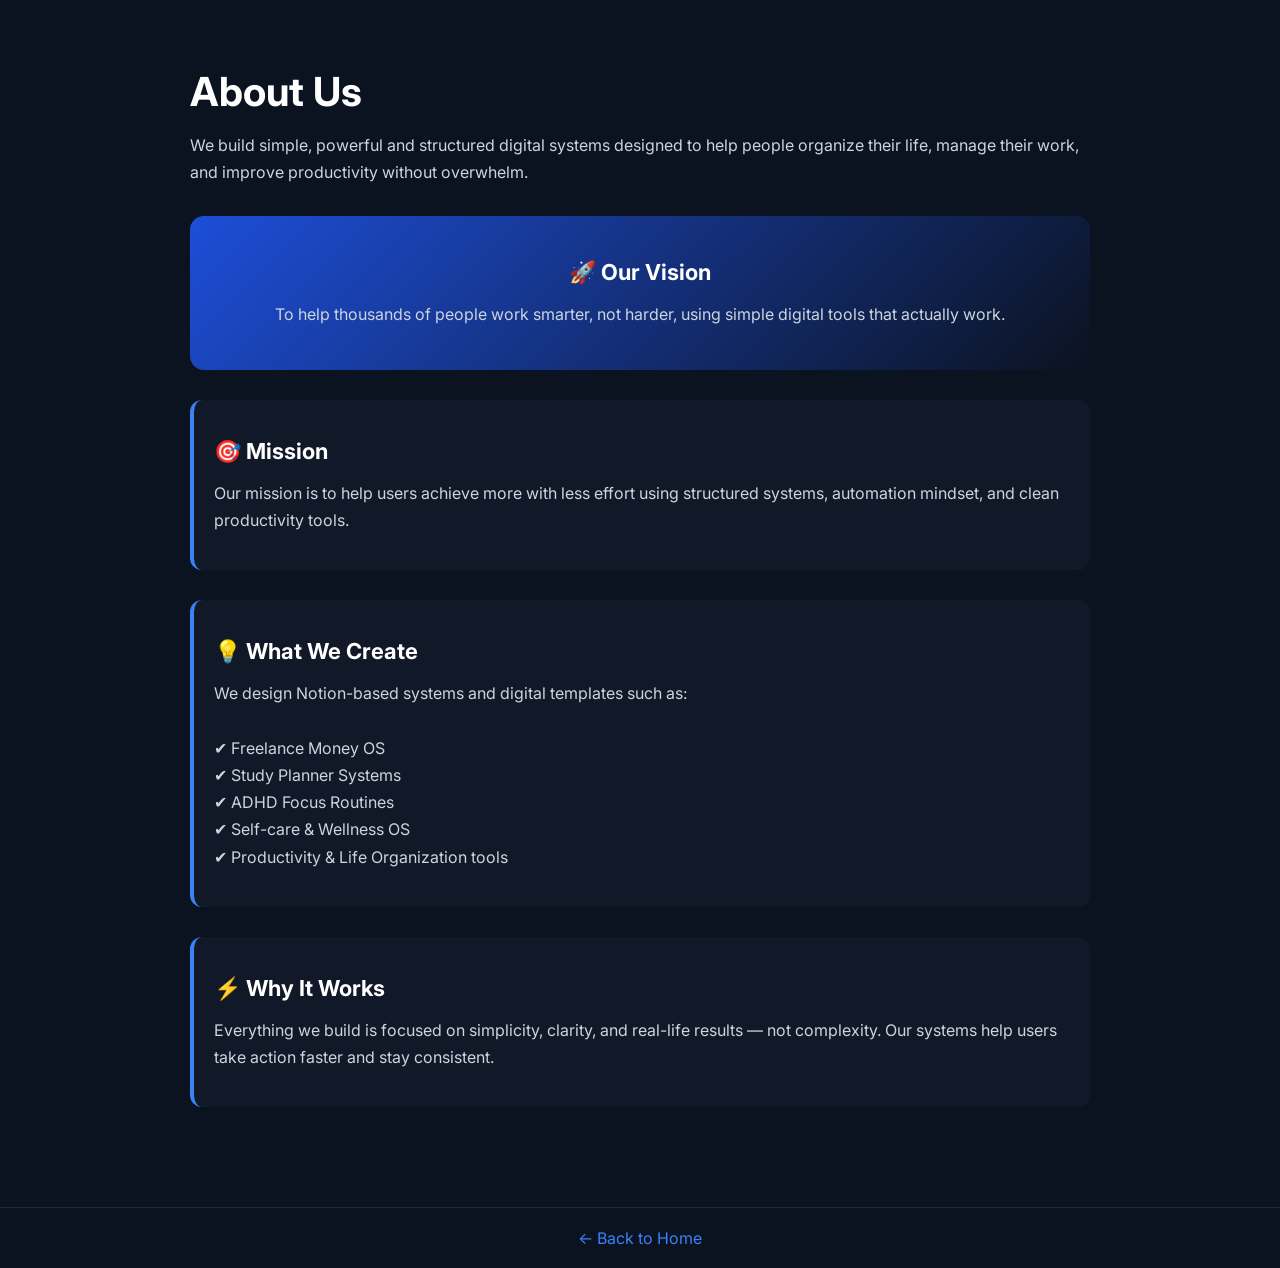
<file: about.html>
<!DOCTYPE html>
<html lang="en">
<head>
<meta charset="UTF-8">
<meta name="viewport" content="width=device-width, initial-scale=1.0">
<title>About Us</title>

<link href="https://fonts.googleapis.com/css2?family=Inter:wght@400;600;700&display=swap" rel="stylesheet">

<style>
body{
  font-family: Inter, sans-serif;
  margin:0;
  background:#0b1220;
  color:white;
}

/* CONTAINER */
.container{
  max-width:900px;
  margin:auto;
  padding:40px 20px;
}

/* HEADINGS */
h1{
  font-size:40px;
  margin-bottom:10px;
}

p{
  color:#cbd5e1;
  line-height:1.7;
}

/* SECTIONS */
.section{
  margin-top:30px;
  padding:20px;
  background:#111827;
  border-radius:12px;
  border-left:4px solid #3b82f6;
}

h2{
  margin-bottom:10px;
  font-size:22px;
}

/* HIGHLIGHT BOX */
.highlight{
  background: linear-gradient(135deg,#1d4ed8,#0b1220);
  padding:25px;
  border-radius:14px;
  margin-top:30px;
  text-align:center;
}

/* FOOTER */
footer{
  text-align:center;
  margin-top:60px;
  padding:20px;
  color:gray;
  border-top:1px solid #1f2937;
}

a{
  color:#3b82f6;
  text-decoration:none;
}

a:hover{
  text-decoration:underline;
}
</style>

</head>

<body>

<div class="container">

<h1>About Us</h1>

<p>
We build simple, powerful and structured digital systems designed to help people organize their life, manage their work, and improve productivity without overwhelm.
</p>

<!-- HIGHLIGHT -->
<div class="highlight">
<h2>🚀 Our Vision</h2>
<p>To help thousands of people work smarter, not harder, using simple digital tools that actually work.</p>
</div>

<!-- MISSION -->
<div class="section">
<h2>🎯 Mission</h2>
<p>Our mission is to help users achieve more with less effort using structured systems, automation mindset, and clean productivity tools.</p>
</div>

<!-- WHAT WE DO -->
<div class="section">
<h2>💡 What We Create</h2>
<p>
We design Notion-based systems and digital templates such as:
<br><br>
✔ Freelance Money OS<br>
✔ Study Planner Systems<br>
✔ ADHD Focus Routines<br>
✔ Self-care & Wellness OS<br>
✔ Productivity & Life Organization tools
</p>
</div>

<!-- VALUE -->
<div class="section">
<h2>⚡ Why It Works</h2>
<p>
Everything we build is focused on simplicity, clarity, and real-life results — not complexity. Our systems help users take action faster and stay consistent.
</p>
</div>

</div>

<footer>
<a href="index.html">← Back to Home</a>
</footer>

</body>
</html>
</file>
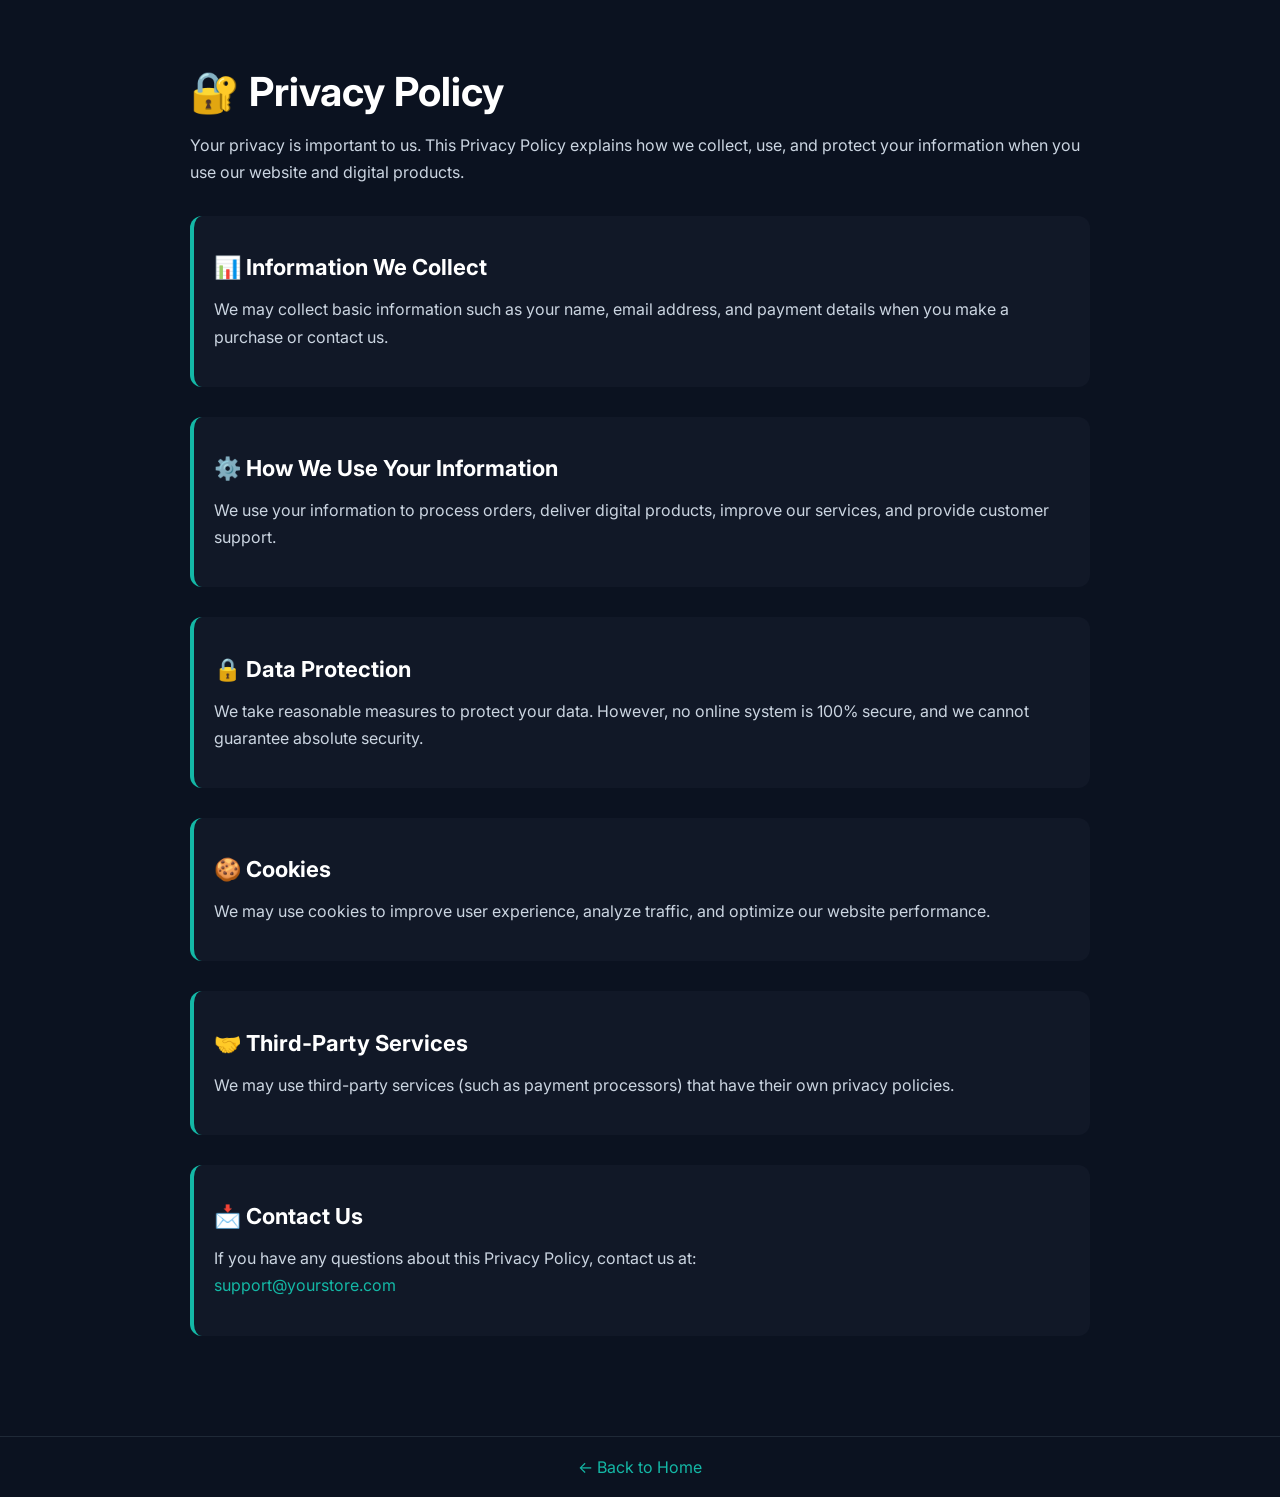
<file: privacy.html>
<!DOCTYPE html>
<html lang="en">
<head>
<meta charset="UTF-8">
<meta name="viewport" content="width=device-width, initial-scale=1.0">
<title>Privacy Policy</title>

<link href="https://fonts.googleapis.com/css2?family=Inter:wght@400;600;700&display=swap" rel="stylesheet">

<style>
body{
  font-family: Inter, sans-serif;
  margin:0;
  background:#0b1220;
  color:white;
}

/* CONTAINER */
.container{
  max-width:900px;
  margin:auto;
  padding:40px 20px;
}

/* HEADINGS */
h1{
  font-size:40px;
  margin-bottom:10px;
}

p{
  color:#cbd5e1;
  line-height:1.7;
}

/* SECTIONS */
.section{
  margin-top:30px;
  padding:20px;
  background:#111827;
  border-radius:12px;
  border-left:4px solid #14b8a6;
}

h2{
  margin-bottom:10px;
  font-size:22px;
}

/* FOOTER */
footer{
  text-align:center;
  margin-top:60px;
  padding:20px;
  color:gray;
  border-top:1px solid #1f2937;
}

a{
  color:#14b8a6;
  text-decoration:none;
}

a:hover{
  text-decoration:underline;
}
</style>

</head>

<body>

<div class="container">

<h1>🔐 Privacy Policy</h1>

<p>
Your privacy is important to us. This Privacy Policy explains how we collect, use, and protect your information when you use our website and digital products.
</p>

<div class="section">
<h2>📊 Information We Collect</h2>
<p>
We may collect basic information such as your name, email address, and payment details when you make a purchase or contact us.
</p>
</div>

<div class="section">
<h2>⚙️ How We Use Your Information</h2>
<p>
We use your information to process orders, deliver digital products, improve our services, and provide customer support.
</p>
</div>

<div class="section">
<h2>🔒 Data Protection</h2>
<p>
We take reasonable measures to protect your data. However, no online system is 100% secure, and we cannot guarantee absolute security.
</p>
</div>

<div class="section">
<h2>🍪 Cookies</h2>
<p>
We may use cookies to improve user experience, analyze traffic, and optimize our website performance.
</p>
</div>

<div class="section">
<h2>🤝 Third-Party Services</h2>
<p>
We may use third-party services (such as payment processors) that have their own privacy policies.
</p>
</div>

<div class="section">
<h2>📩 Contact Us</h2>
<p>
If you have any questions about this Privacy Policy, contact us at: <br>
<a href="mailto:support@yourstore.com">support@yourstore.com</a>
</p>
</div>

</div>

<footer>
<a href="index.html">← Back to Home</a>
</footer>

</body>
</html>
</file>
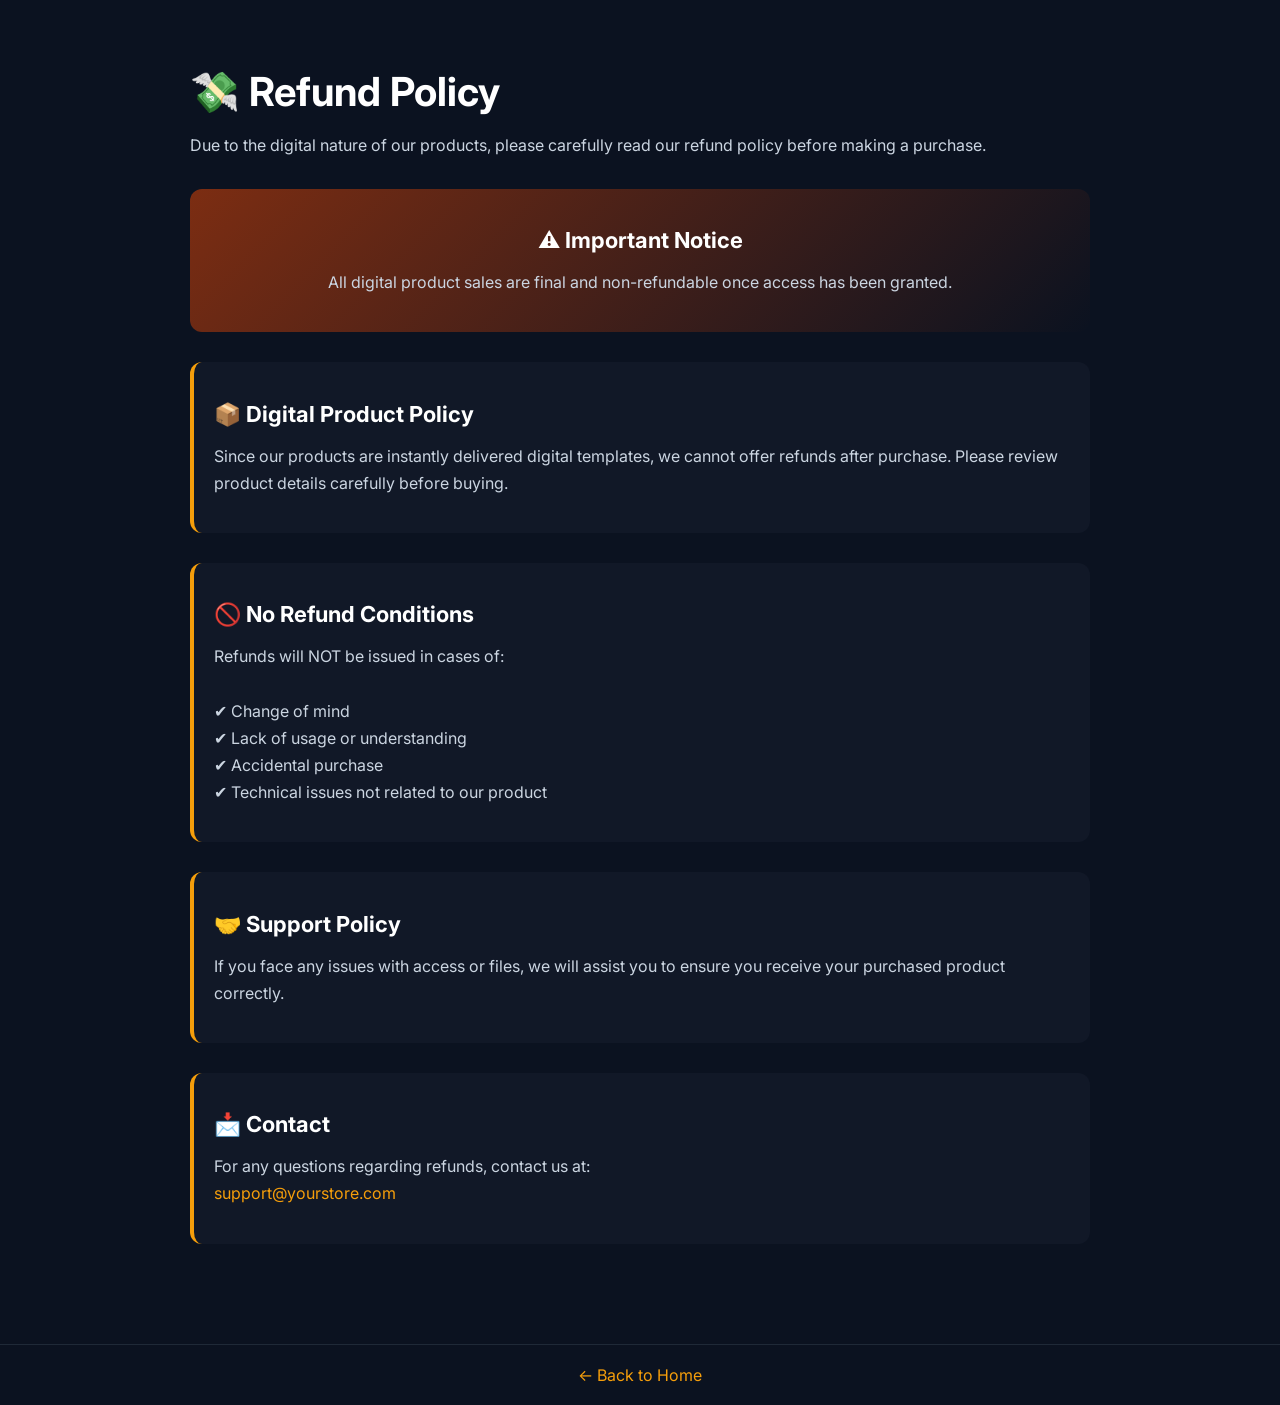
<file: refund.html>
<!DOCTYPE html>
<html lang="en">
<head>
<meta charset="UTF-8">
<meta name="viewport" content="width=device-width, initial-scale=1.0">
<title>Refund Policy</title>

<link href="https://fonts.googleapis.com/css2?family=Inter:wght@400;600;700&display=swap" rel="stylesheet">

<style>
body{
  font-family: Inter, sans-serif;
  margin:0;
  background:#0b1220;
  color:white;
}

/* CONTAINER */
.container{
  max-width:900px;
  margin:auto;
  padding:40px 20px;
}

/* HEADINGS */
h1{
  font-size:40px;
  margin-bottom:10px;
}

p{
  color:#cbd5e1;
  line-height:1.7;
}

/* SECTIONS */
.section{
  margin-top:30px;
  padding:20px;
  background:#111827;
  border-radius:12px;
  border-left:4px solid #f59e0b;
}

h2{
  margin-bottom:10px;
  font-size:22px;
}

/* WARNING BOX */
.warning{
  background: linear-gradient(135deg,#7c2d12,#0b1220);
  padding:20px;
  border-radius:12px;
  margin-top:30px;
  text-align:center;
}

/* FOOTER */
footer{
  text-align:center;
  margin-top:60px;
  padding:20px;
  color:gray;
  border-top:1px solid #1f2937;
}

a{
  color:#f59e0b;
  text-decoration:none;
}

a:hover{
  text-decoration:underline;
}
</style>

</head>

<body>

<div class="container">

<h1>💸 Refund Policy</h1>

<p>
Due to the digital nature of our products, please carefully read our refund policy before making a purchase.
</p>

<!-- WARNING -->
<div class="warning">
<h2>⚠️ Important Notice</h2>
<p>All digital product sales are final and non-refundable once access has been granted.</p>
</div>

<div class="section">
<h2>📦 Digital Product Policy</h2>
<p>
Since our products are instantly delivered digital templates, we cannot offer refunds after purchase. Please review product details carefully before buying.
</p>
</div>

<div class="section">
<h2>🚫 No Refund Conditions</h2>
<p>
Refunds will NOT be issued in cases of:
<br><br>
✔ Change of mind<br>
✔ Lack of usage or understanding<br>
✔ Accidental purchase<br>
✔ Technical issues not related to our product
</p>
</div>

<div class="section">
<h2>🤝 Support Policy</h2>
<p>
If you face any issues with access or files, we will assist you to ensure you receive your purchased product correctly.
</p>
</div>

<div class="section">
<h2>📩 Contact</h2>
<p>
For any questions regarding refunds, contact us at:<br>
<a href="mailto:support@yourstore.com">support@yourstore.com</a>
</p>
</div>

</div>

<footer>
<a href="index.html">← Back to Home</a>
</footer>

</body>
</html>
</file>
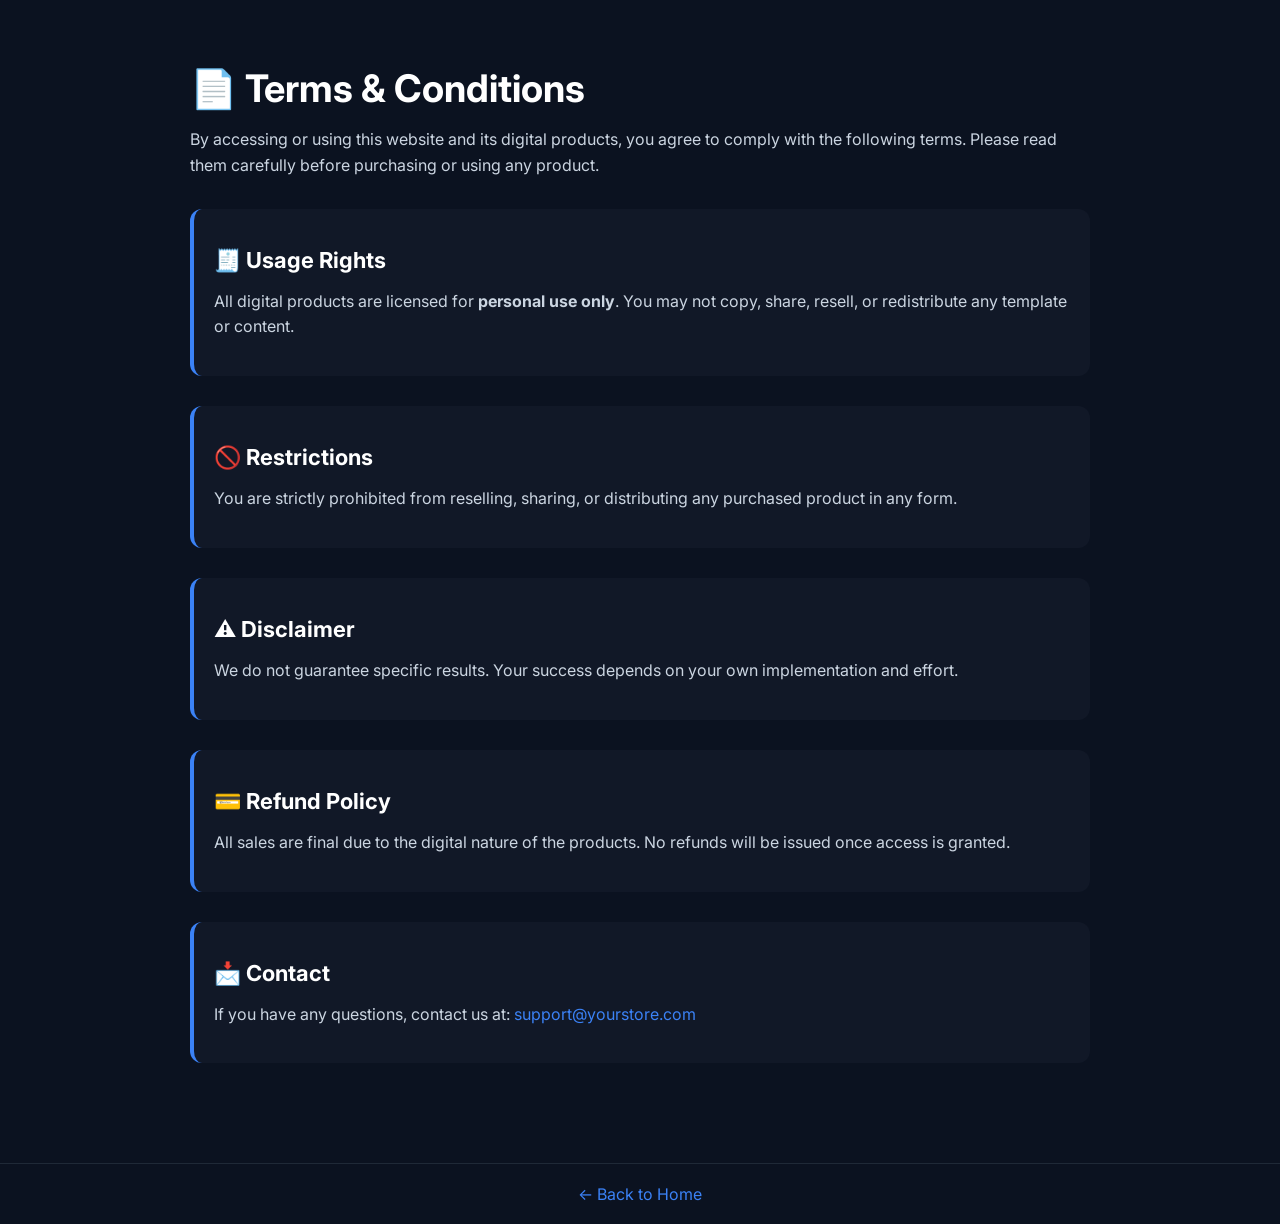
<file: terms.html>
<!DOCTYPE html>
<html lang="en">
<head>
<meta charset="UTF-8">
<meta name="viewport" content="width=device-width, initial-scale=1.0">
<title>Terms & Conditions</title>

<link href="https://fonts.googleapis.com/css2?family=Inter:wght@400;600;700&display=swap" rel="stylesheet">

<style>
body{
  font-family: Inter, sans-serif;
  margin:0;
  background:#0b1220;
  color:white;
}

/* CONTAINER */
.container{
  max-width:900px;
  margin:auto;
  padding:40px 20px;
}

/* HEADER */
h1{
  font-size:38px;
  margin-bottom:10px;
}

p{
  color:#cbd5e1;
  line-height:1.6;
}

/* SECTIONS */
.section{
  margin-top:30px;
  padding:20px;
  background:#111827;
  border-radius:12px;
  border-left:4px solid #3b82f6;
}

h2{
  margin-bottom:10px;
  font-size:22px;
}

/* FOOTER */
footer{
  text-align:center;
  margin-top:60px;
  padding:20px;
  color:gray;
  border-top:1px solid #1f2937;
}

a{
  color:#3b82f6;
  text-decoration:none;
}

a:hover{
  text-decoration:underline;
}
</style>

</head>

<body>

<div class="container">

<h1>📄 Terms & Conditions</h1>

<p>
By accessing or using this website and its digital products, you agree to comply with the following terms. Please read them carefully before purchasing or using any product.
</p>

<div class="section">
<h2>🧾 Usage Rights</h2>
<p>All digital products are licensed for <strong>personal use only</strong>. You may not copy, share, resell, or redistribute any template or content.</p>
</div>

<div class="section">
<h2>🚫 Restrictions</h2>
<p>You are strictly prohibited from reselling, sharing, or distributing any purchased product in any form.</p>
</div>

<div class="section">
<h2>⚠️ Disclaimer</h2>
<p>We do not guarantee specific results. Your success depends on your own implementation and effort.</p>
</div>

<div class="section">
<h2>💳 Refund Policy</h2>
<p>All sales are final due to the digital nature of the products. No refunds will be issued once access is granted.</p>
</div>

<div class="section">
<h2>📩 Contact</h2>
<p>If you have any questions, contact us at: <a href="mailto:support@yourstore.com">support@yourstore.com</a></p>
</div>

</div>

<footer>
<a href="index.html">← Back to Home</a>
</footer>

</body>
</html>
</file>
